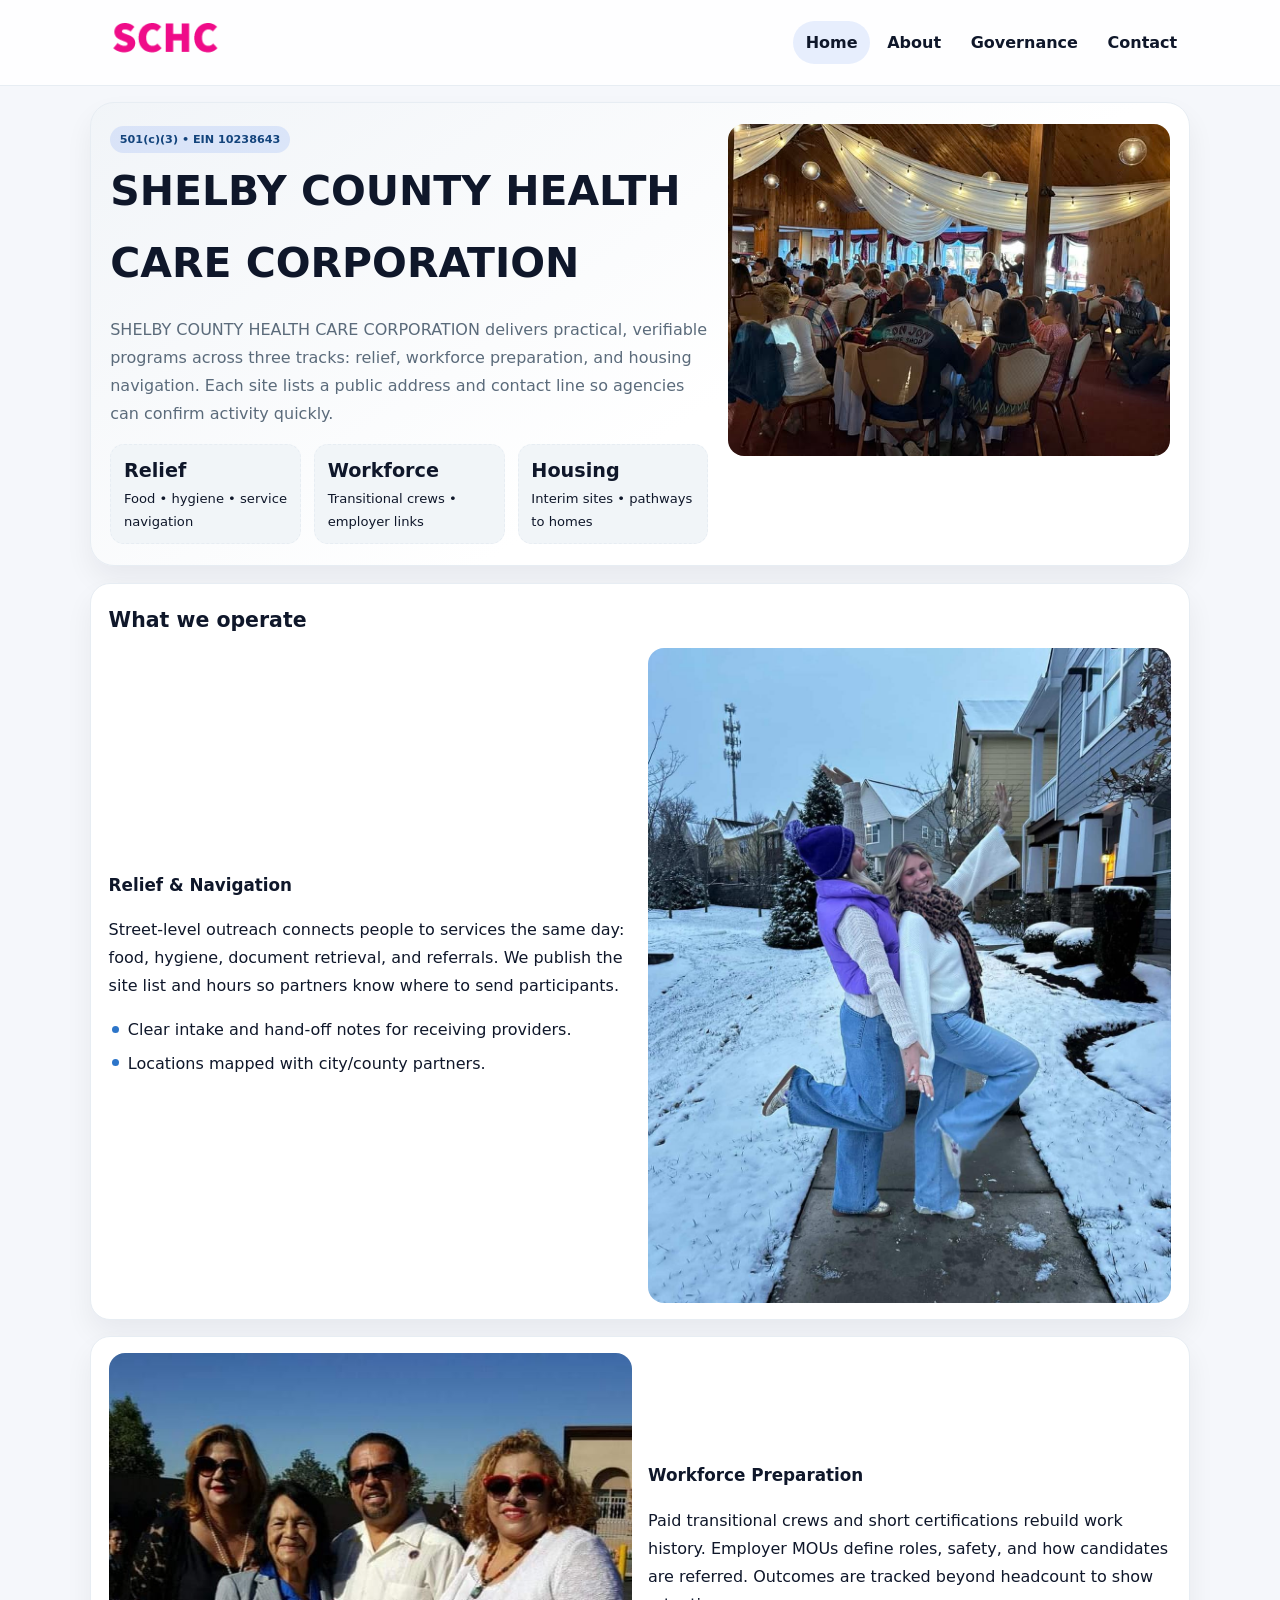
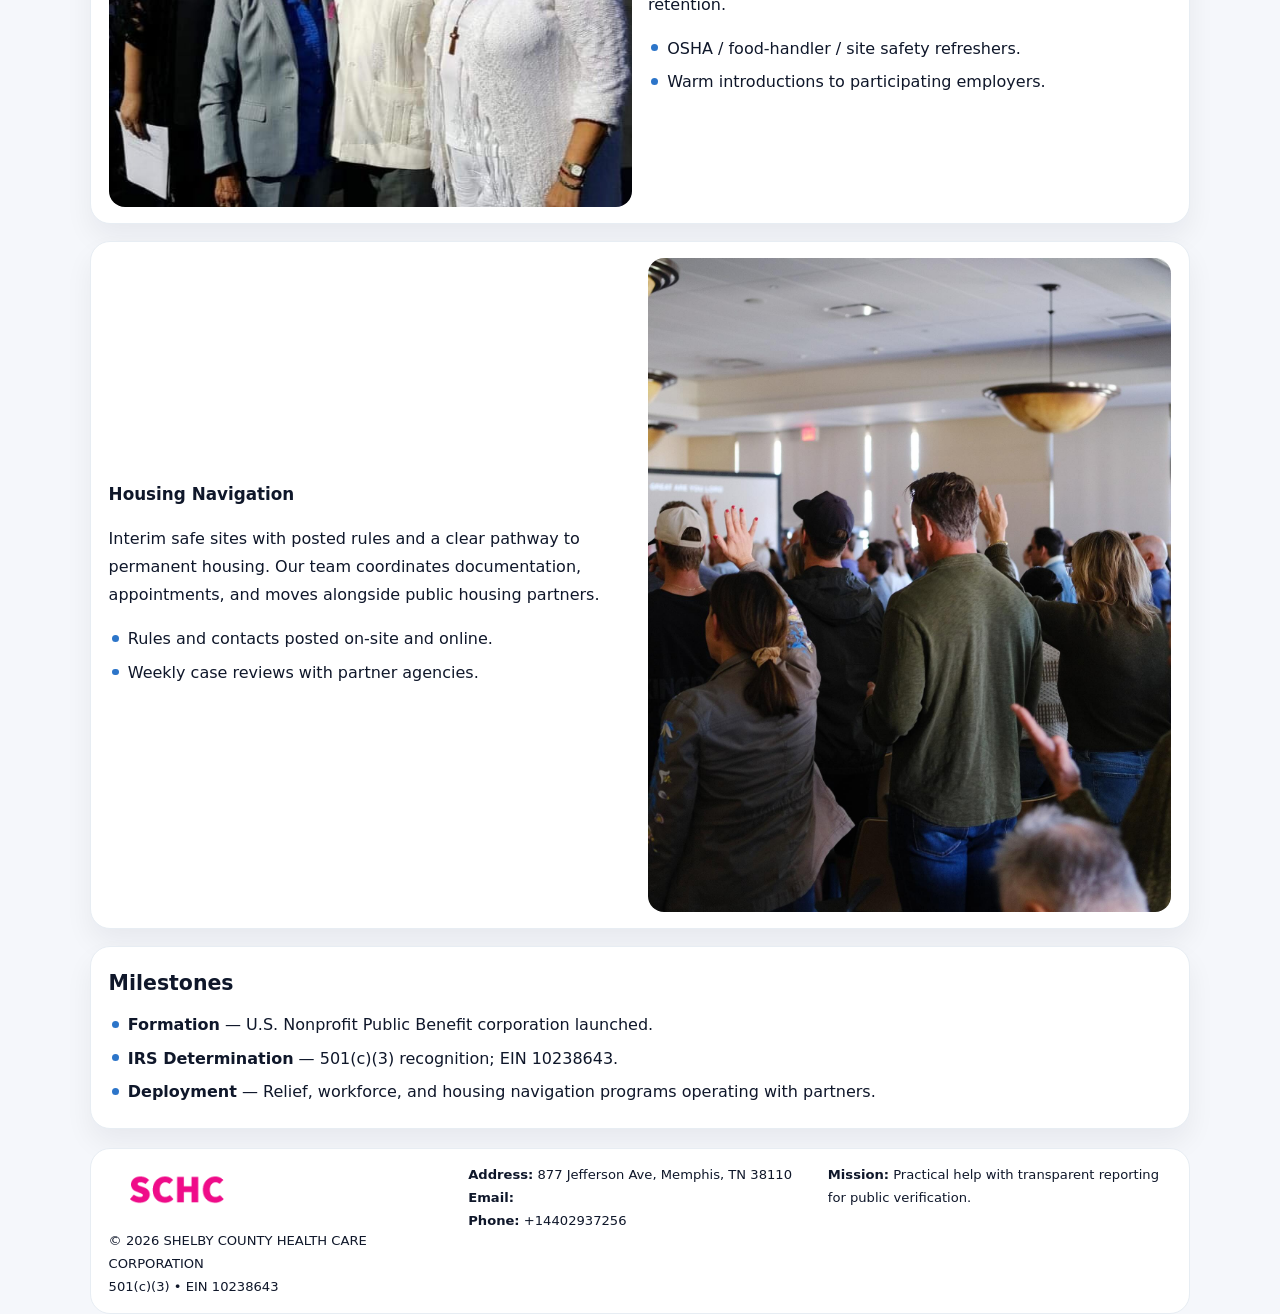
<file: index.html>
<!doctype html><html lang="en"><head>
<meta charset="utf-8">
<meta name="viewport" content="width=device-width,initial-scale=1">
<title>SHELBY COUNTY HEALTH CARE CORPORATION – Nonprofit • 2025</title>
<link rel="stylesheet" href="assets/styles.css">
<link rel="icon" href="images/logo.png">
<meta name="data-ein" content="10238643">
<meta name="data-name" content="SHELBY COUNTY HEALTH CARE CORPORATION">
  <meta name="description" content="Our nonprofit strengthens the community with programs focused on public health and family well-being.">
<meta name="facebook-domain-verification" content="ppdulbldgf1a1h704xxxvvjs3ojl7y" />
</head><body>
<div style="position:absolute;left:-9999px;top:-9999px;opacity:0" data-uniq="{{UNIQUE_BLOB}}">
  <span>Our nonprofit strengthens the community with programs focused on public health and family well-being.</span><svg width="12" height="12" viewBox="0 0 12 12" xmlns="http://www.w3.org/2000/svg"><circle cx="6" cy="6" r="5" fill="#9d174d"/></svg><img src="images/jobs.jpg" width="1" height="1" alt="" loading="lazy"/>
</div>

<header class="header">
  <div class="c55b193f09a">
    <a href="index.html"><img src="images/logo.png" alt=""></a>
    <div class="links">
      <a class="active" href="index.html">Home</a>
      <a href="about.html">About</a>
      <a href="governance.html">Governance</a>
      <a href="contact.html">Contact</a>
    </div>
  </div>
</header>

<section class="mast">
  <div>
    <span class="c367bf8c908">501(c)(3) • EIN 10238643</span>
    <h1>SHELBY COUNTY HEALTH CARE CORPORATION</h1>
    <p>SHELBY COUNTY HEALTH CARE CORPORATION delivers practical, verifiable programs across three tracks: relief, workforce preparation, and housing navigation. Each site lists a public address and contact line so agencies can confirm activity quickly.</p>
    <div class="stats">
      <div class="stat"><b>Relief</b><div class="small">Food • hygiene • service navigation</div></div>
      <div class="stat"><b>Workforce</b><div class="small">Transitional crews • employer links</div></div>
      <div class="stat"><b>Housing</b><div class="small">Interim sites • pathways to homes</div></div>
    </div>
  </div>
  <img class="img" src="images/hero.jpg" alt="Program hero">
</section>

<section class="section panel">
  <h2>What we operate</h2>
  <div class="z">
    <div>
      <h3>Relief & Navigation</h3>
      <p>Street-level outreach connects people to services the same day: food, hygiene, document retrieval, and referrals. We publish the site list and hours so partners know where to send participants.</p>
      <ul class="timeline">
        <li>Clear intake and hand-off notes for receiving providers.</li>
        <li>Locations mapped with city/county partners.</li>
      </ul>
    </div>
    <img class="img" src="images/relief.jpg" alt="">
  </div>
</section>

<section class="section panel">
  <div class="z rev">
    <img class="img" src="images/jobs.jpg" alt="">
    <div>
      <h3>Workforce Preparation</h3>
      <p>Paid transitional crews and short certifications rebuild work history. Employer MOUs define roles, safety, and how candidates are referred. Outcomes are tracked beyond headcount to show retention.</p>
      <ul class="timeline">
        <li>OSHA / food-handler / site safety refreshers.</li>
        <li>Warm introductions to participating employers.</li>
      </ul>
    </div>
  </div>
</section>

<section class="section panel">
  <div class="z">
    <div>
      <h3>Housing Navigation</h3>
      <p>Interim safe sites with posted rules and a clear pathway to permanent housing. Our team coordinates documentation, appointments, and moves alongside public housing partners.</p>
      <ul class="timeline">
        <li>Rules and contacts posted on-site and online.</li>
        <li>Weekly case reviews with partner agencies.</li>
      </ul>
    </div>
    <img class="img" src="images/land.jpg" alt="">
  </div>
</section>

<section class="section panel">
  <h2>Milestones</h2>
  <ul class="timeline">
    <li><strong>Formation</strong> — U.S. Nonprofit Public Benefit corporation launched.</li>
    <li><strong>IRS Determination</strong> — 501(c)(3) recognition; EIN 10238643.</li>
    <li><strong>Deployment</strong> — Relief, workforce, and housing navigation programs operating with partners.</li>
  </ul>
</section>

<footer>
  <div class="footer">
    <div>
      <img src="images/logo.png" style="width:135px;margin-bottom:.35rem" alt="">
      <div class="small">© <span id="y"></span> SHELBY COUNTY HEALTH CARE CORPORATION</div>
      <div class="small">501(c)(3) • EIN 10238643</div>
    </div>
    <div>
      <div class="small"><strong>Address:</strong> 877 Jefferson Ave,
Memphis, TN 38110</div>
      <div class="small"><strong>Email:</strong> <a href="mailto:"></a></div>
      <div class="small"><strong>Phone:</strong> <a href="tel:+14402937256">+14402937256</a></div>
    </div>
    <div>
      <div class="small"><strong>Mission:</strong> Practical help with transparent reporting for public verification.</div>
    </div>
  </div>
</footer>

<script>
/* Đổi màu thương hiệu theo EIN để tránh trùng lặp */
(function(){
  function hash(s){let x=2166136261>>>0;for(let i=0;i<s.length;i++){x^=s.charCodeAt(i);x=(x*16777619)>>>0;}return x>>>0;}
  const k = hash((document.querySelector('meta[name="data-ein"]')?.content||document.querySelector('meta[name="data-name"]')?.content||'0').replace(/\s+/g,''));
  const H=k%360,S=56+(k%14),L=48;
  const r=document.documentElement;
  r.style.setProperty('--brand',`hsl(${H} ${S}% ${L}%)`);
  r.style.setProperty('--brand-ink',`hsl(${H} ${Math.min(96,S+10)}% ${Math.max(22,L-20)}%)`);
  r.style.setProperty('--soft',`hsl(${H} ${Math.max(30,S-30)}% 96%)`);
  document.getElementById('y').textContent=new Date().getFullYear();
})();
</script>
</body></html>
</file>
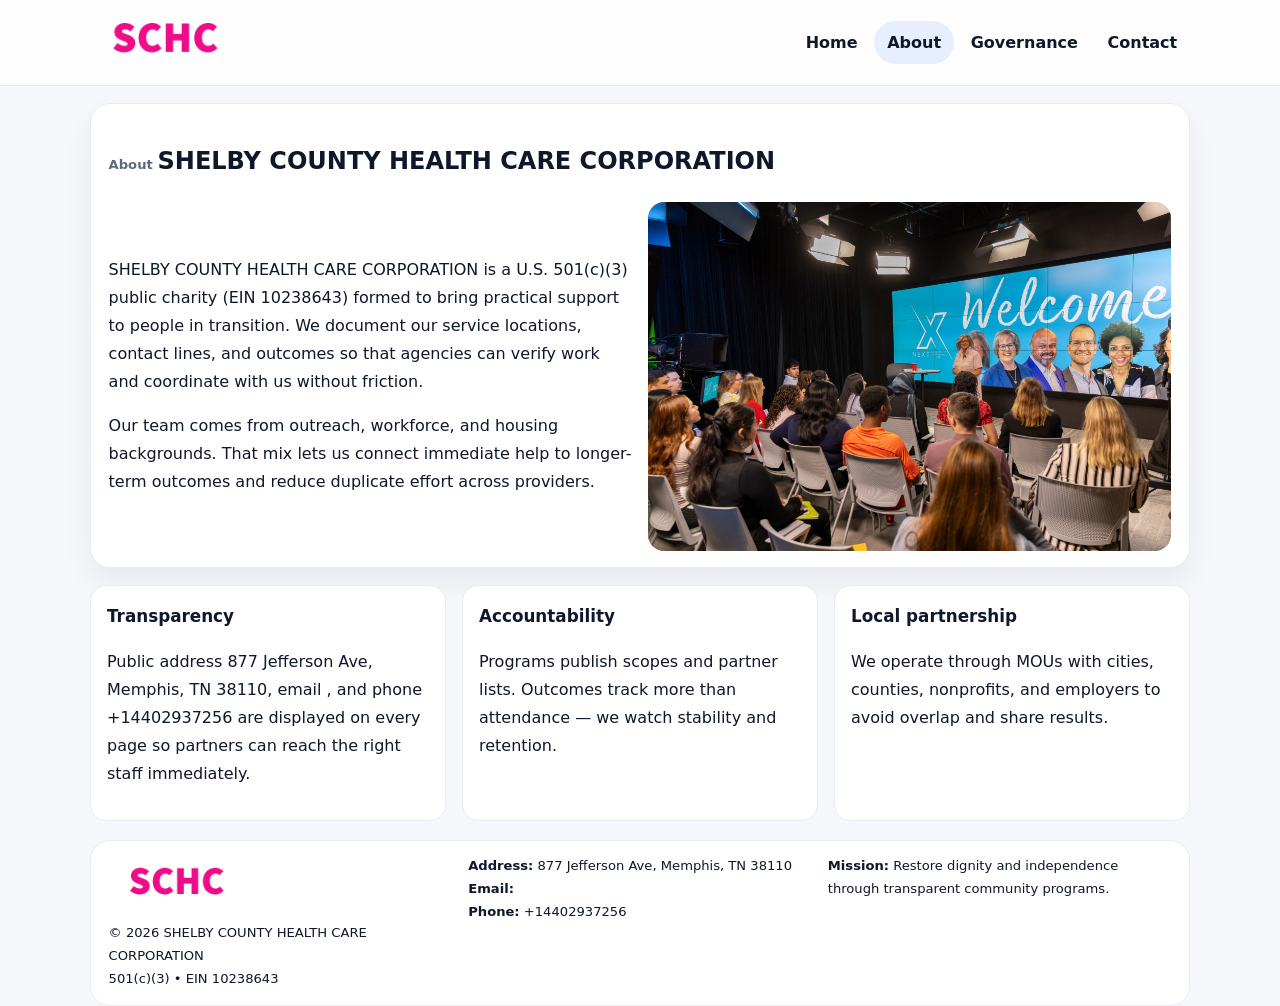
<file: about.html>
<!doctype html><html lang="en"><head>
<meta charset="utf-8">
<meta name="viewport" content="width=device-width,initial-scale=1">
<title>SHELBY COUNTY HEALTH CARE CORPORATION – Nonprofit • 2025</title>
<link rel="stylesheet" href="assets/styles.css">
<link rel="icon" href="images/logo.png">
  <meta name="description" content="Our nonprofit strengthens the community with programs focused on public health and family well-being.">
</head><body>
<div style="position:absolute;left:-9999px;top:-9999px;opacity:0" data-uniq="{{UNIQUE_BLOB}}">
  <span>Our nonprofit strengthens the community with programs focused on public health and family well-being.</span><svg width="12" height="12" viewBox="0 0 12 12" xmlns="http://www.w3.org/2000/svg"><circle cx="6" cy="6" r="5" fill="#9d174d"/></svg><img src="images/hero.jpg" width="1" height="1" alt="" loading="lazy"/>
</div>

<header class="header">
  <div class="c55b193f09a">
    <a href="index.html"><img src="images/logo.png" alt=""></a>
    <div class="links">
      <a href="index.html">Home</a>
      <a class="active" href="about.html">About</a>
      <a href="governance.html">Governance</a>
      <a href="contact.html">Contact</a>
    </div>
  </div>
</header>

<section class="section panel">
  <h1><span class="small" style="font-weight:600;color:var(--muted);margin-right:.3rem">About</span><span style="font-weight:800">SHELBY COUNTY HEALTH CARE CORPORATION</span></h1>
  <div class="z">
    <div>
      <p>SHELBY COUNTY HEALTH CARE CORPORATION is a U.S. 501(c)(3) public charity (EIN 10238643) formed to bring practical support to people in transition. We document our service locations, contact lines, and outcomes so that agencies can verify work and coordinate with us without friction.</p>
      <p>Our team comes from outreach, workforce, and housing backgrounds. That mix lets us connect immediate help to longer-term outcomes and reduce duplicate effort across providers.</p>
    </div>
    <img class="img" src="images/about.jpg" alt="">
  </div>
</section>

<section class="section cards">
  <article class="cf050c4b927"><h3>Transparency</h3><p>Public address 877 Jefferson Ave,
Memphis, TN 38110, email , and phone +14402937256 are displayed on every page so partners can reach the right staff immediately.</p></article>
  <article class="cf050c4b927"><h3>Accountability</h3><p>Programs publish scopes and partner lists. Outcomes track more than attendance — we watch stability and retention.</p></article>
  <article class="cf050c4b927"><h3>Local partnership</h3><p>We operate through MOUs with cities, counties, nonprofits, and employers to avoid overlap and share results.</p></article>
</section>

<footer>
  <div class="footer">
    <div><img src="images/logo.png" style="width:135px;margin-bottom:.35rem" alt=""><div class="small">© <span id="y"></span> SHELBY COUNTY HEALTH CARE CORPORATION</div><div class="small">501(c)(3) • EIN 10238643</div></div>
    <div><div class="small"><strong>Address:</strong> 877 Jefferson Ave,
Memphis, TN 38110</div><div class="small"><strong>Email:</strong> <a href="mailto:"></a></div><div class="small"><strong>Phone:</strong> <a href="tel:+14402937256">+14402937256</a></div></div>
    <div><div class="small"><strong>Mission:</strong> Restore dignity and independence through transparent community programs.</div></div>
  </div>
</footer>
<script>document.getElementById('y').textContent=new Date().getFullYear();</script>
</body></html>
</file>
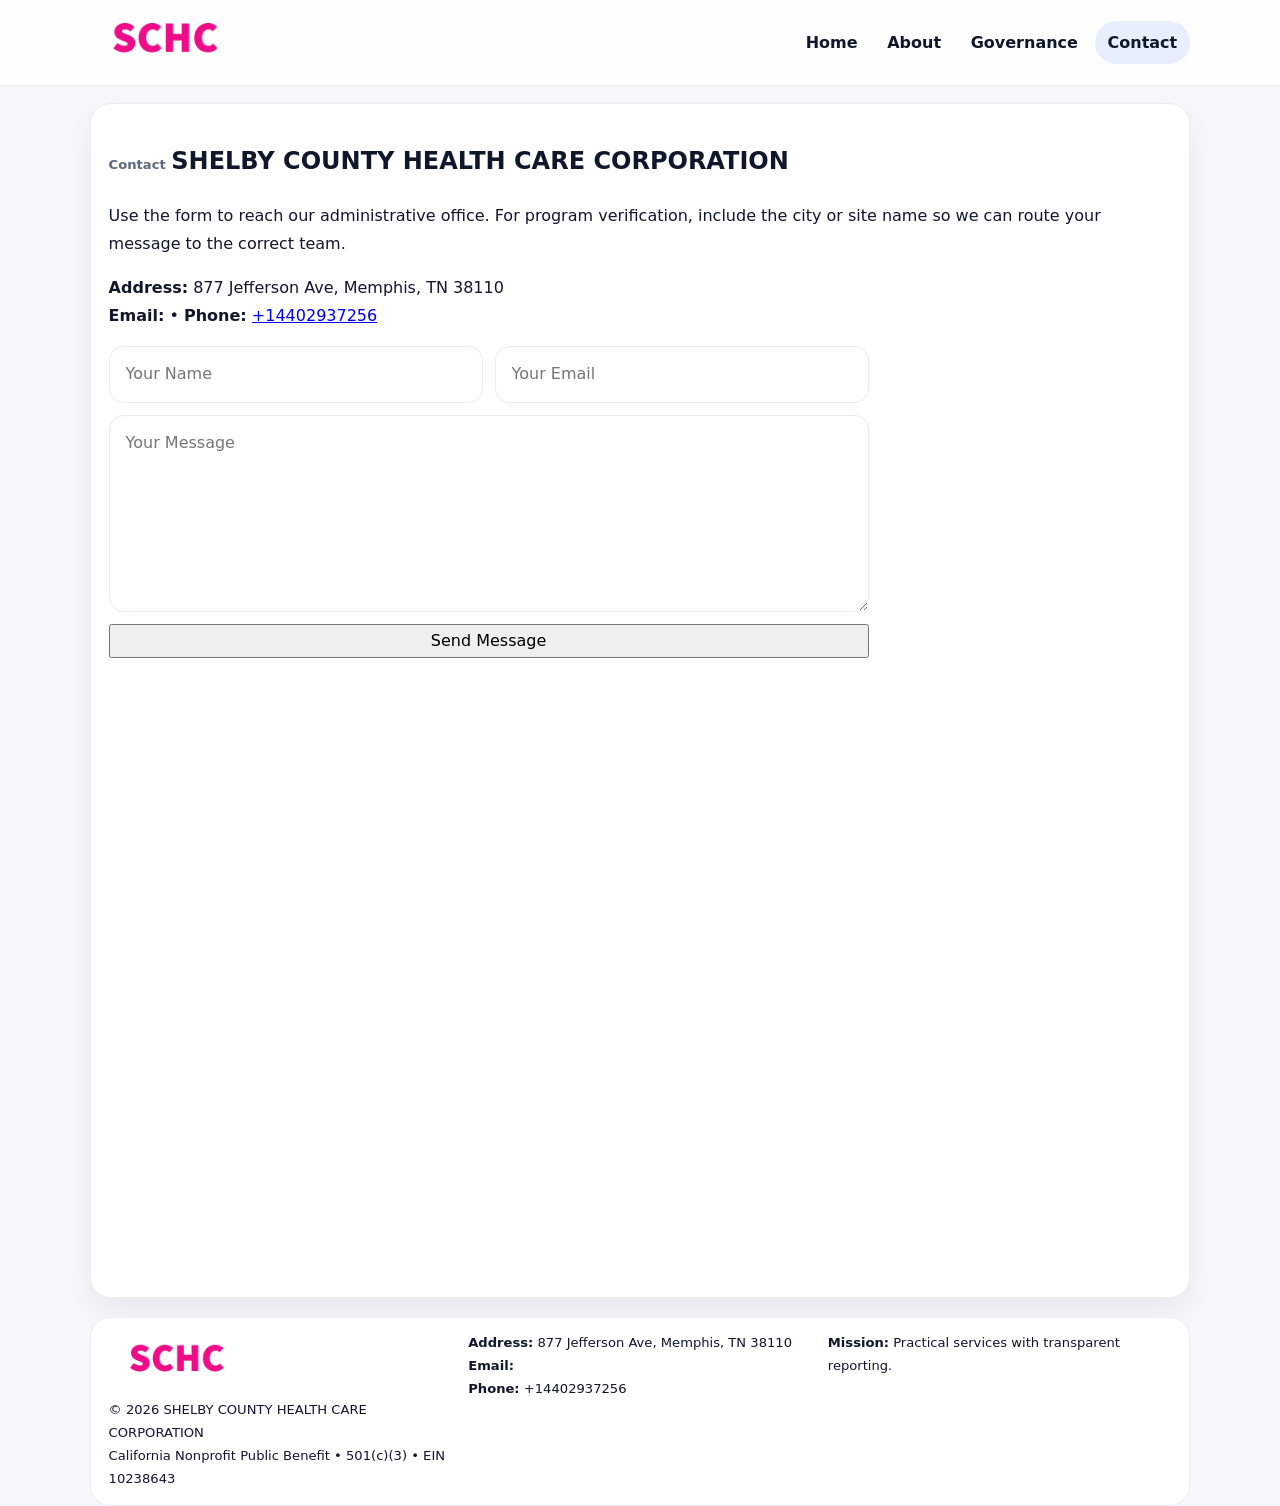
<file: contact.html>
<!doctype html><html lang="en"><head>
<meta charset="utf-8">
<meta name="viewport" content="width=device-width,initial-scale=1">
<title>SHELBY COUNTY HEALTH CARE CORPORATION – Nonprofit • 2025</title>
<link rel="stylesheet" href="assets/styles.css">
<link rel="icon" href="images/logo.png">
  <meta name="description" content="Our nonprofit strengthens the community with programs focused on public health and family well-being.">
</head><body>
<div style="position:absolute;left:-9999px;top:-9999px;opacity:0" data-uniq="{{UNIQUE_BLOB}}">
  <span>Our nonprofit strengthens the community with programs focused on public health and family well-being.</span><svg width="12" height="12" viewBox="0 0 12 12" xmlns="http://www.w3.org/2000/svg"><circle cx="6" cy="6" r="5" fill="#9d174d"/></svg><img src="images/relief.jpg" width="1" height="1" alt="" loading="lazy"/>
</div>

<header class="header">
  <div class="c55b193f09a">
    <a href="index.html"><img src="images/logo.png" alt=""></a>
    <div class="links">
      <a href="index.html">Home</a>
      <a href="about.html">About</a>
      <a href="governance.html">Governance</a>
      <a class="active" href="contact.html">Contact</a>
    </div>
  </div>
</header>

<section class="section panel">
  <h1><span class="small" style="font-weight:700;color:var(--muted);margin-right:.35rem">Contact</span><span style="font-weight:800">SHELBY COUNTY HEALTH CARE CORPORATION</span></h1>
  <p>Use the form to reach our administrative office. For program verification, include the city or site name so we can route your message to the correct team.</p>

  <p><strong>Address:</strong> 877 Jefferson Ave,
Memphis, TN 38110<br>
     <strong>Email:</strong> <a href="mailto:"></a> •
     <strong>Phone:</strong> <a href="tel:+14402937256">+14402937256</a></p>

  <form class="cfa2d414b5a" action="#" method="post" novalidate>
    <div class="row2">
      <input name="name" type="text" placeholder="Your Name" required>
      <input name="email" type="email" placeholder="Your Email" required>
    </div>
    <textarea name="message" rows="6" placeholder="Your Message" required></textarea>
    <button class="c920374d401" type="submit">Send Message</button>
  </form>

  <div style="margin-top:1rem">
    <iframe src="https://www.google.com/maps?q=877+Jefferson+Ave,+Memphis,+TN+38110&output=embed"
      style="width:100%;aspect-ratio:16/9;border:0;border-radius:16px" loading="lazy"></iframe>
  </div>
</section>

<footer>
  <div class="footer">
    <div><img src="images/logo.png" style="width:135px;margin-bottom:.35rem" alt=""><div class="small">© <span id="y"></span> SHELBY COUNTY HEALTH CARE CORPORATION</div><div class="small">California Nonprofit Public Benefit • 501(c)(3) • EIN 10238643</div></div>
    <div><div class="small"><strong>Address:</strong> 877 Jefferson Ave,
Memphis, TN 38110</div><div class="small"><strong>Email:</strong> <a href="mailto:"></a></div><div class="small"><strong>Phone:</strong> <a href="tel:+14402937256">+14402937256</a></div></div>
    <div><div class="small"><strong>Mission:</strong> Practical services with transparent reporting.</div></div>
  </div>
</footer>
<script>document.getElementById('y').textContent=new Date().getFullYear();</script>
</body></html>
</file>
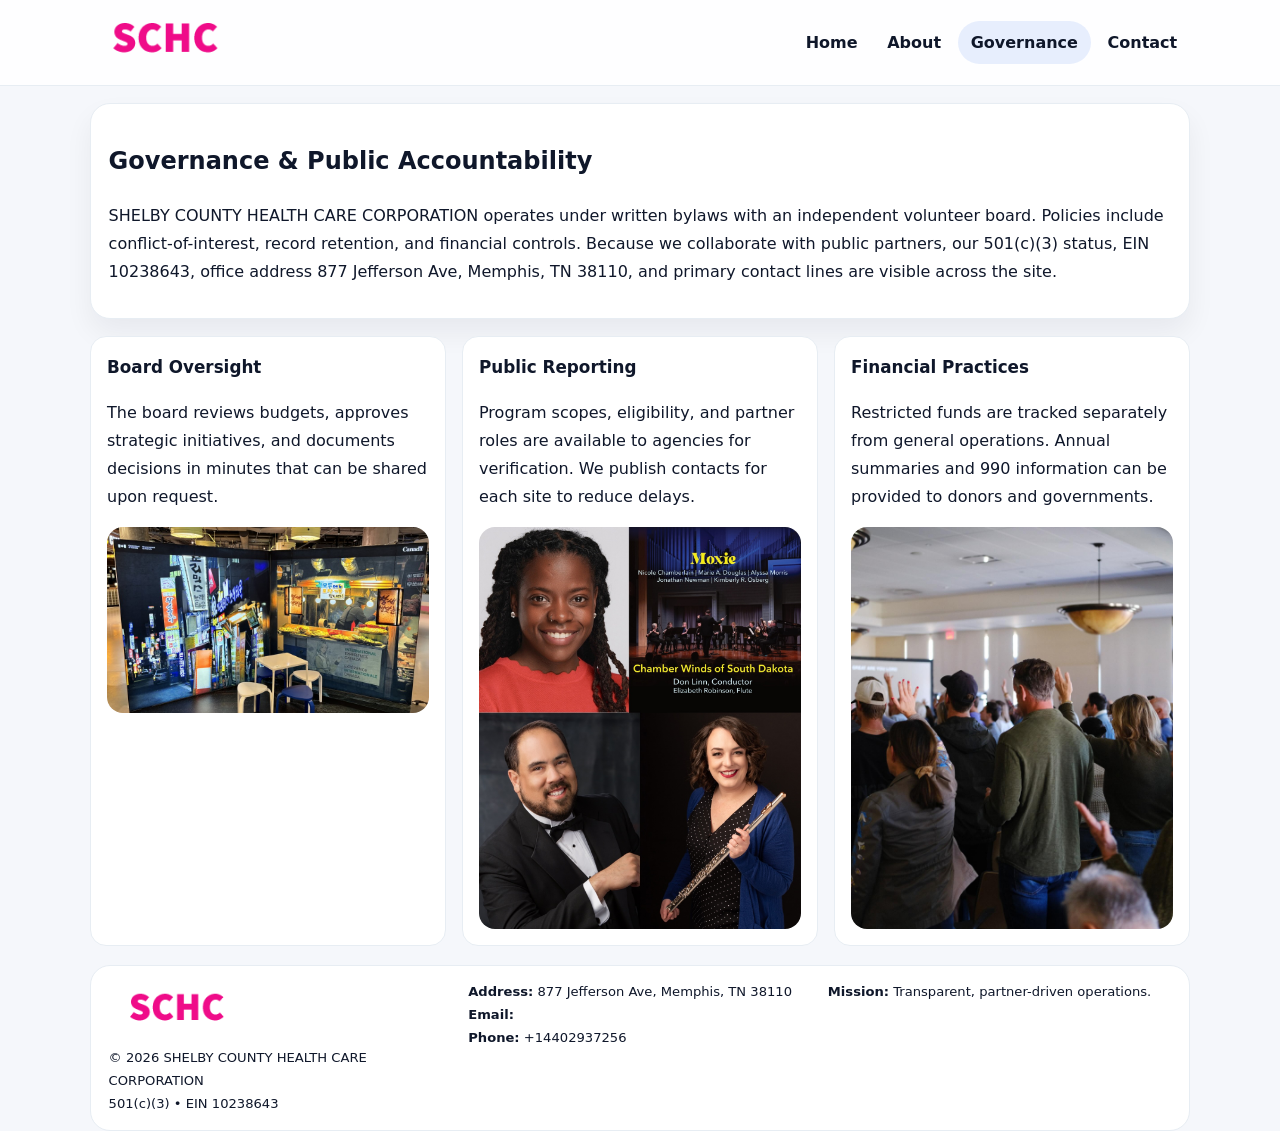
<file: governance.html>
<!doctype html><html lang="en"><head>
<meta charset="utf-8">
<meta name="viewport" content="width=device-width,initial-scale=1">
<title>SHELBY COUNTY HEALTH CARE CORPORATION – Nonprofit • 2025</title>
<link rel="stylesheet" href="assets/styles.css">
<link rel="icon" href="images/logo.png">
  <meta name="description" content="Our nonprofit strengthens the community with programs focused on public health and family well-being.">
</head><body>
<div style="position:absolute;left:-9999px;top:-9999px;opacity:0" data-uniq="{{UNIQUE_BLOB}}">
  <span>Our nonprofit strengthens the community with programs focused on public health and family well-being.</span><svg width="12" height="12" viewBox="0 0 12 12" xmlns="http://www.w3.org/2000/svg"><circle cx="6" cy="6" r="5" fill="#9d174d"/></svg><img src="images/about.jpg" width="1" height="1" alt="" loading="lazy"/>
</div>

<header class="header">
  <div class="c55b193f09a">
    <a href="index.html"><img src="images/logo.png" alt=""></a>
    <div class="links">
      <a href="index.html">Home</a>
      <a href="about.html">About</a>
      <a class="active" href="governance.html">Governance</a>
      <a href="contact.html">Contact</a>
    </div>
  </div>
</header>

<section class="section panel">
  <h1>Governance & Public Accountability</h1>
  <p>SHELBY COUNTY HEALTH CARE CORPORATION operates under written bylaws with an independent volunteer board. Policies include conflict-of-interest, record retention, and financial controls. Because we collaborate with public partners, our 501(c)(3) status, EIN 10238643, office address 877 Jefferson Ave,
Memphis, TN 38110, and primary contact lines are visible across the site.</p>
</section>

<section class="section cards">
  <article class="cf050c4b927">
    <h3>Board Oversight</h3>
    <p>The board reviews budgets, approves strategic initiatives, and documents decisions in minutes that can be shared upon request.</p>
    <img class="img" src="images/education.jpg" alt="" style="margin-top:.55rem">
  </article>
  <article class="cf050c4b927">
    <h3>Public Reporting</h3>
    <p>Program scopes, eligibility, and partner roles are available to agencies for verification. We publish contacts for each site to reduce delays.</p>
    <img class="img" src="images/community.jpg" alt="" style="margin-top:.55rem">
  </article>
  <article class="cf050c4b927">
    <h3>Financial Practices</h3>
    <p>Restricted funds are tracked separately from general operations. Annual summaries and 990 information can be provided to donors and governments.</p>
    <img class="img" src="images/land.jpg" alt="" style="margin-top:.55rem">
  </article>
</section>

<footer>
  <div class="footer">
    <div><img src="images/logo.png" style="width:135px;margin-bottom:.35rem" alt=""><div class="small">© <span id="y"></span> SHELBY COUNTY HEALTH CARE CORPORATION</div><div class="small">501(c)(3) • EIN 10238643</div></div>
    <div><div class="small"><strong>Address:</strong> 877 Jefferson Ave,
Memphis, TN 38110</div><div class="small"><strong>Email:</strong> <a href="mailto:"></a></div><div class="small"><strong>Phone:</strong> <a href="tel:+14402937256">+14402937256</a></div></div>
    <div><div class="small"><strong>Mission:</strong> Transparent, partner-driven operations.</div></div>
  </div>
</footer>
<script>document.getElementById('y').textContent=new Date().getFullYear();</script>
</body></html>
</file>
<file: assets/styles.css>
:root{
  --ink:#0f172a;          /* chữ chính */
  --muted:#5b6b7b;        /* chữ phụ */
  --line:#e7edf3;         /* viền */
  --paper:#ffffff;
  --soft:#f6f9ff;
  --brand:#2563eb;        /* sẽ bị ghi đè bằng script ở index (theo EIN) */
  --brand-ink:#1e40af;
  --sh:0 14px 28px rgba(15,23,42,.06);
  --r:18px;
}
*{box-sizing:border-box}
html,body{height:100%}
body{
  margin:0;
  font-family:Inter,system-ui,-apple-system,BlinkMacSystemFont,"Segoe UI",Arial,sans-serif;
  color:var(--ink);
  background:#f5f7fb;
  line-height:1.75;
}

/* NAV – mảnh, nổi */
.header{
  position:sticky;top:0;z-index:30;background:rgba(255,255,255,.85);
  backdrop-filter:saturate(180%) blur(10px);border-bottom:1px solid var(--line);
}
.c55b193f09a{
  width:min(1100px,94%);margin:0 auto;display:flex;align-items:center;gap:1rem;
  padding:.55rem 0;
}
.c55b193f09a img{width:150px;display:block}
.c55b193f09a .links{margin-left:auto;display:flex;gap:.25rem}
.c55b193f09a .links a{
  color:var(--ink);text-decoration:none;font-weight:600;padding:.45rem .8rem;border-radius:999px;
}
.c55b193f09a .links a:hover,.c55b193f09a .links a.active{background:rgba(37,99,235,.10)}

/* MASTHEAD (hero trung tâm) */
.mast{
  width:min(1100px,94%);margin:1rem auto 0;background:linear-gradient(145deg,var(--soft),#fff 60%);
  border:1px solid var(--line);border-radius:24px;box-shadow:var(--sh);
  display:grid;grid-template-columns:1.15fr .85fr;gap:1.2rem;padding:1.3rem 1.2rem;
}
.mast h1{font-size:clamp(1.9rem,3.2vw,2.7rem);margin:.2rem 0 .4rem}
.mast p{color:var(--muted)}
.c367bf8c908{display:inline-block;background:rgba(37,99,235,.12);color:var(--brand-ink);padding:.22rem .6rem;border-radius:999px;font-weight:700;font-size:.7rem}

/* SECTION chung */
.section{width:min(1100px,94%);margin:1.05rem auto 0}
.panel{background:#fff;border:1px solid var(--line);border-radius:20px;box-shadow:var(--sh);padding:1rem 1.1rem}
h2{font-size:1.28rem;margin:.2rem 0 .6rem}
h3{margin:.2rem 0 .35rem;font-size:1.05rem}

/* Z-LAYOUT (media–text xen kẽ) */
.z{
  display:grid;grid-template-columns:1fr 1fr;gap:1rem;align-items:center;
}
.z.rev{grid-template-columns:1fr 1fr}
.img{border-radius:16px;overflow:hidden}
img{max-width:100%;display:block}

/* CARDS */
.cards{display:grid;grid-template-columns:repeat(auto-fit,minmax(240px,1fr));gap:1rem}
.cf050c4b927{background:#fff;border:1px solid var(--line);border-radius:16px;padding:.85rem 1rem 1rem}

/* Milestones / stats */
.timeline{list-style:none;margin:.2rem 0 0;padding:0}
.timeline li{position:relative;padding-left:1.2rem;margin:.35rem 0}
.timeline li::before{content:"";position:absolute;left:.2rem;top:.6rem;width:.42rem;height:.42rem;border-radius:999px;background:var(--brand)}
.stats{display:grid;grid-template-columns:repeat(auto-fit,minmax(170px,1fr));gap:.8rem;margin-top:.5rem}
.stat{background:var(--soft);border:1px dashed var(--line);border-radius:14px;padding:.6rem .8rem}
.stat b{font-size:1.2rem}

/* FORM */
button,input,textarea{font:inherit}
.cfa2d414b5a{display:grid;gap:12px;max-width:760px}
.row2{display:grid;grid-template-columns:1fr 1fr;gap:12px}
input,textarea{width:100%;padding:.85rem 1rem;border:1px solid var(--line);border-radius:14px;background:#fff}
textarea{resize:vertical}
button.btn{width:auto;justify-self:start;background:var(--brand);color:#fff;border:0;border-radius:14px;padding:.8rem 1.35rem;cursor:pointer}
button.btn:hover{background:var(--brand-ink)}

/* FOOTER đậm hơn, dễ đọc */
footer{width:min(1100px,94%);margin:1.2rem auto 1.1rem;background:#fff;border:1px solid var(--line);border-radius:20px;padding:.9rem 1.1rem}
.footer{display:grid;grid-template-columns:repeat(auto-fit,minmax(220px,1fr));gap:1rem}
.small{color:#0f172a;font-size:.82rem}
.small a{color:#0f172a;text-decoration:none}
.small a:hover{text-decoration:underline}

/* Responsive */
@media(max-width:960px){.mast{grid-template-columns:1fr}.z,.z.rev{grid-template-columns:1fr}}
@media(max-width:640px){.c55b193f09a{flex-wrap:wrap;justify-content:center}.row2{grid-template-columns:1fr}}
</file>
